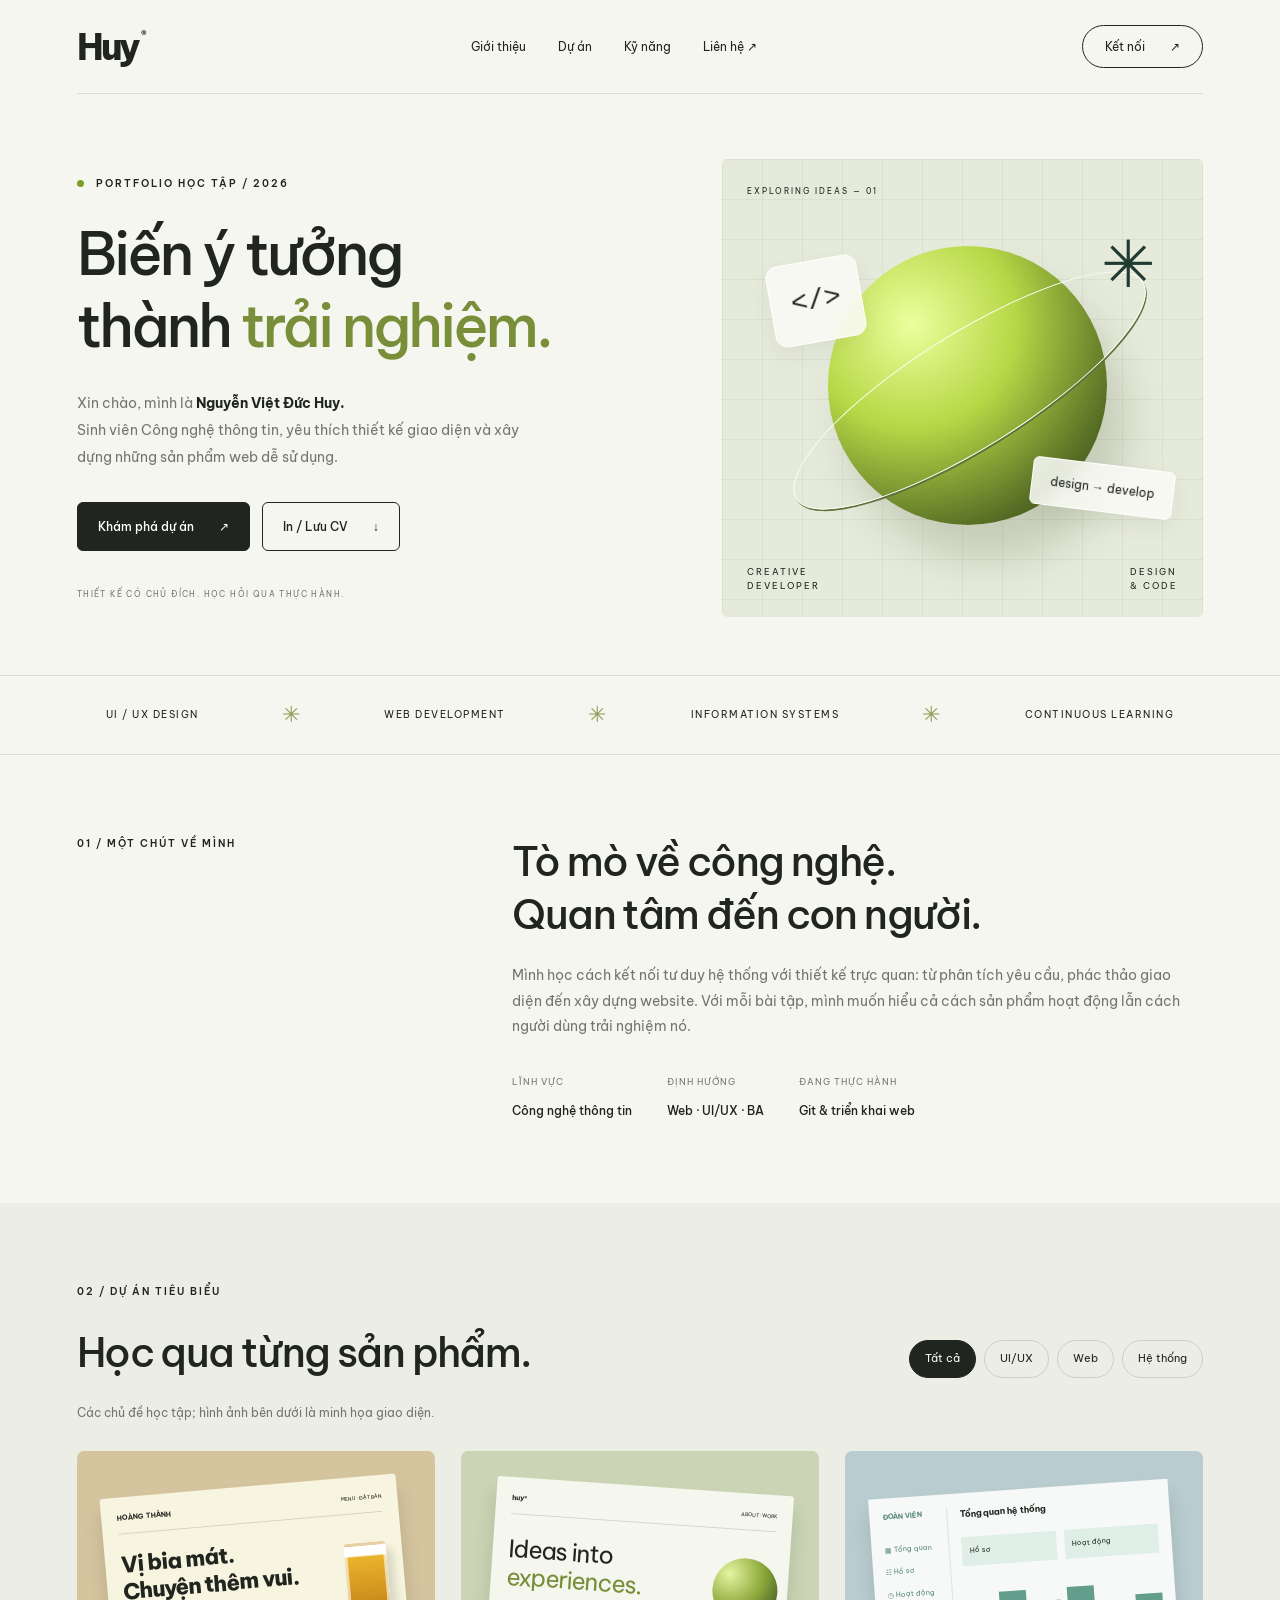
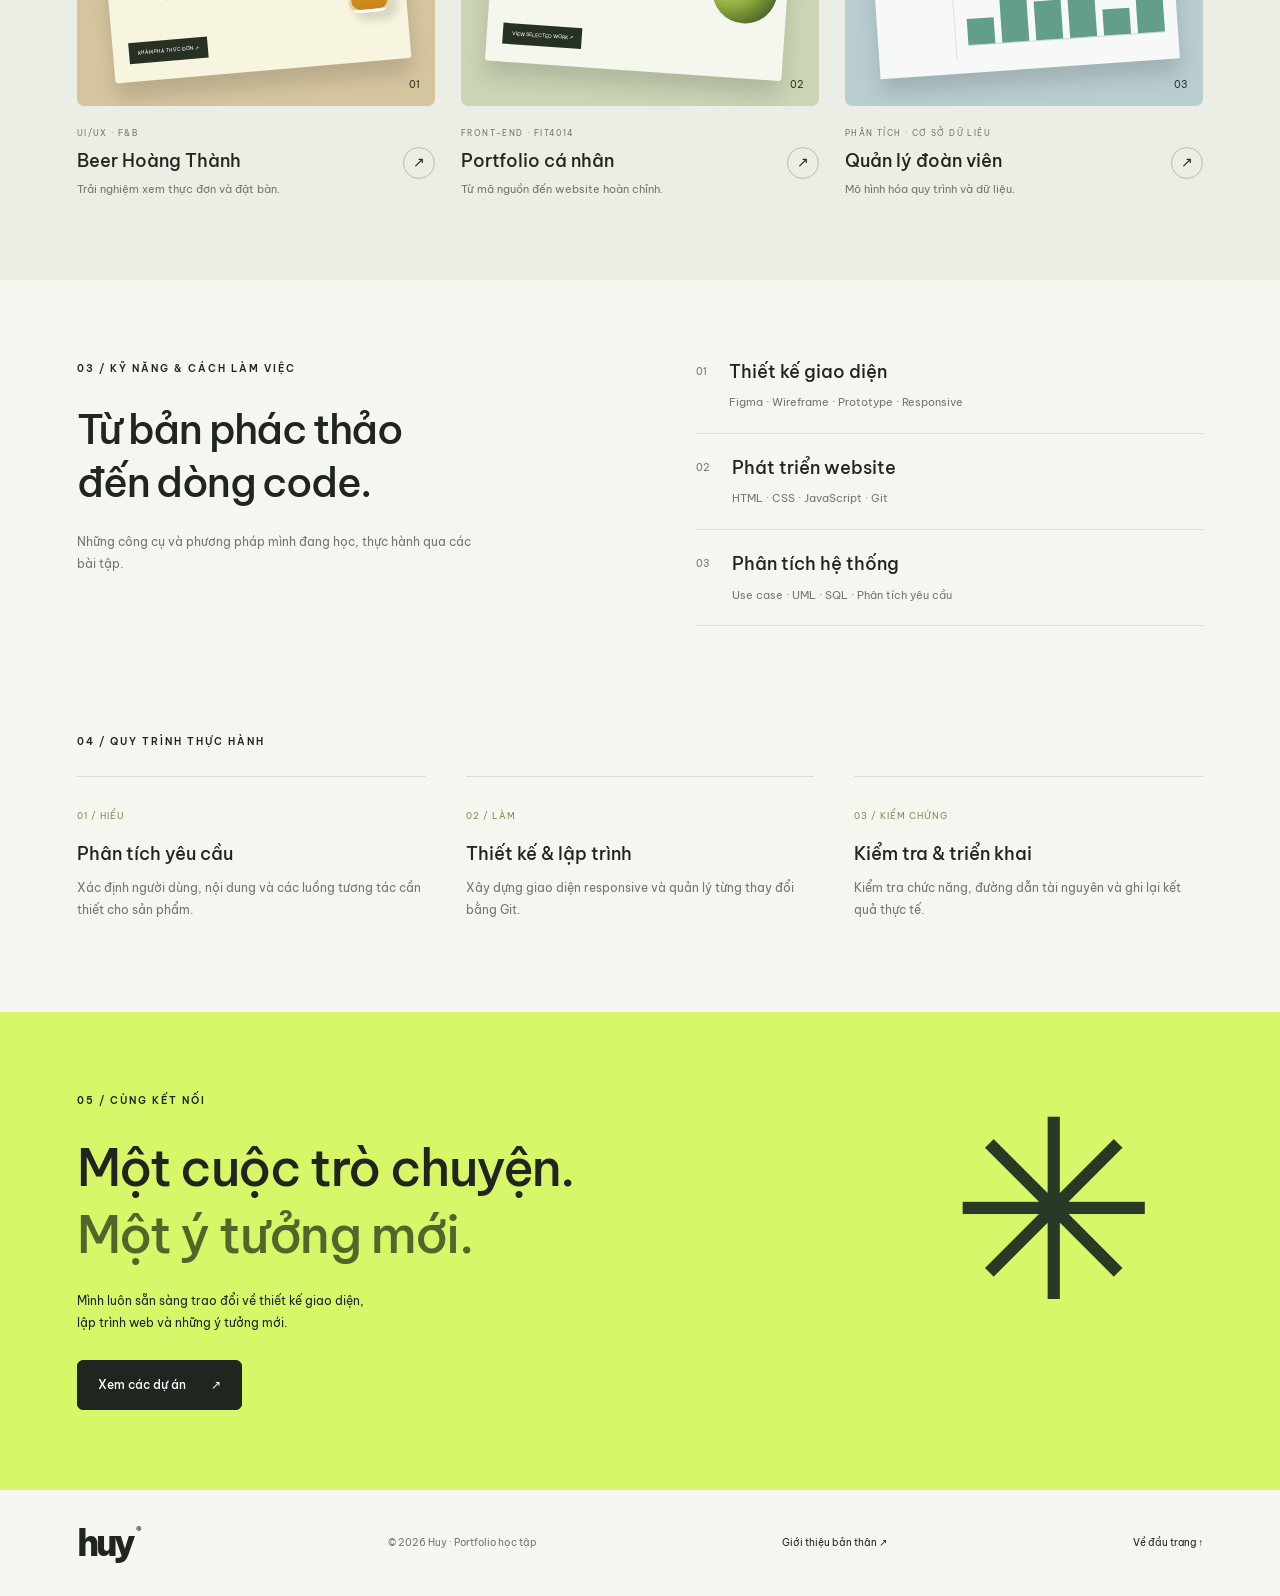
<file: index.html>
<!DOCTYPE html>
<html lang="vi">
<head>
  <meta charset="UTF-8">
  <meta name="viewport" content="width=device-width, initial-scale=1.0">

  <meta
    name="description"
    content="Portfolio học tập của Huy — thiết kế giao diện, phát triển website và phân tích hệ thống."
  >

  <title>Huy — Portfolio cá nhân</title>

  <link rel="stylesheet" href="./bai%20tap/cssforweb.css">
  <script src="./bai%20tap/javaforweb.js" defer></script>
</head>

<body>
  <a class="skip-link" href="#main">Đến nội dung chính</a>

  <!-- HEADER -->
  <header class="header container">
    <a class="logo" href="#home" aria-label="Huy - Trang chủ">
      Huy<span>®</span>
    </a>

    <nav class="navigation" aria-label="Điều hướng chính">
      <a href="#about">Giới thiệu</a>
      <a href="#projects">Dự án</a>
      <a href="#skills">Kỹ năng</a>
      <a href="#contact">Liên hệ ↗</a>
    </nav>

    <a class="contact-link" href="#contact">
      Kết nối <span>↗</span>
    </a>
  </header>

  <main id="main">
    <!-- HERO -->
    <section class="hero container" id="home">
      <div class="hero-content">
        <p class="eyebrow">
          <span class="status-dot"></span>
          PORTFOLIO HỌC TẬP / 2026
        </p>

        <h1>
          Biến ý tưởng<br>
          thành <em>trải nghiệm.</em>
        </h1>

        <p class="hero-description">
          Xin chào, mình là <strong>Nguyễn Việt Đức Huy.</strong><br>
          Sinh viên Công nghệ thông tin, yêu thích thiết kế giao diện
          và xây dựng những sản phẩm web dễ sử dụng.
        </p>

        <div class="hero-actions">
          <a class="button button-dark" href="#projects">
            Khám phá dự án <span>↗</span>
          </a>

          <button
            class="button button-outline"
            id="print-button"
            type="button"
          >
            In / Lưu CV <span>↓</span>
          </button>
        </div>

        <p class="hero-note">
          THIẾT KẾ CÓ CHỦ ĐÍCH. HỌC HỎI QUA THỰC HÀNH.
        </p>
      </div>

      <div
        class="hero-art"
        role="img"
        aria-label="Minh họa hình cầu xanh trong không gian sáng tạo"
      >
        <div class="art-grid"></div>

        <span class="art-label">EXPLORING IDEAS — 01</span>

        <div class="sphere"></div>
        <div class="orbit"></div>

        <div class="floating-code">&lt;/&gt;</div>

        <span class="art-star">✳</span>

        <div class="floating-tag">design → develop</div>

        <div class="art-footer">
          <span>CREATIVE<br>DEVELOPER</span>
          <span>DESIGN<br>&amp; CODE</span>
        </div>
      </div>
    </section>

    <!-- DẢI CHỮ -->
    <div class="ticker" aria-label="Lĩnh vực quan tâm">
      <span>UI / UX DESIGN</span>
      <b aria-hidden="true">✳</b>
      <span>WEB DEVELOPMENT</span>
      <b aria-hidden="true">✳</b>
      <span>INFORMATION SYSTEMS</span>
      <b aria-hidden="true">✳</b>
      <span>CONTINUOUS LEARNING</span>
    </div>

    <!-- GIỚI THIỆU -->
    <section class="section container about" id="about">
      <div>
        <p class="eyebrow">01 / MỘT CHÚT VỀ MÌNH</p>
      </div>

      <div class="about-content">
        <h2>
          Tò mò về công nghệ.<br>
          Quan tâm đến con người.
        </h2>

        <p class="muted">
          Mình học cách kết nối tư duy hệ thống với thiết kế trực quan:
          từ phân tích yêu cầu, phác thảo giao diện đến xây dựng website.
          Với mỗi bài tập, mình muốn hiểu cả cách sản phẩm hoạt động
          lẫn cách người dùng trải nghiệm nó.
        </p>

        <div class="about-information">
          <div>
            <span>LĨNH VỰC</span>
            <strong>Công nghệ thông tin</strong>
          </div>

          <div>
            <span>ĐỊNH HƯỚNG</span>
            <strong>Web · UI/UX · BA</strong>
          </div>

          <div>
            <span>ĐANG THỰC HÀNH</span>
            <strong>Git &amp; triển khai web</strong>
          </div>
        </div>
      </div>
    </section>

    <!-- DỰ ÁN -->
    <section class="projects-section" id="projects">
      <div class="section container">
        <div class="section-heading">
          <div>
            <p class="eyebrow">02 / DỰ ÁN TIÊU BIỂU</p>
            <h2>Học qua từng sản phẩm.</h2>
          </div>

          <div class="filters" role="group" aria-label="Lọc dự án">
            <button
              type="button"
              class="filter-button active"
              data-filter="all"
              aria-pressed="true"
            >
              Tất cả
            </button>

            <button
              type="button"
              class="filter-button"
              data-filter="design"
              aria-pressed="false"
            >
              UI/UX
            </button>

            <button
              type="button"
              class="filter-button"
              data-filter="web"
              aria-pressed="false"
            >
              Web
            </button>

            <button
              type="button"
              class="filter-button"
              data-filter="system"
              aria-pressed="false"
            >
              Hệ thống
            </button>
          </div>
        </div>

        <p class="section-description">
          Các chủ đề học tập; hình ảnh bên dưới là minh họa giao diện.
        </p>

        <div class="project-grid">
          <!-- DỰ ÁN 1 -->
          <article class="project-card" data-category="design">
            <button
              type="button"
              class="project-button"
              data-project="beer"
              aria-label="Xem chi tiết Beer Hoàng Thành"
            >
              <div class="project-visual beer-visual">
                <div class="browser-mockup beer-mockup">
                  <div class="mockup-navigation">
                    <strong>HOÀNG THÀNH</strong>
                    <span>MENU · ĐẶT BÀN</span>
                  </div>

                  <div class="beer-heading">
                    Vị bia mát.<br>
                    Chuyện thêm vui.
                  </div>

                  <div class="beer-glass"></div>

                  <span class="mockup-button">
                    KHÁM PHÁ THỰC ĐƠN ↗
                  </span>
                </div>

                <span class="project-number">01</span>
              </div>

              <div class="project-information">
                <div>
                  <p class="project-category">UI/UX · F&amp;B</p>

                  <h3>Beer Hoàng Thành</h3>

                  <p class="project-description">
                    Trải nghiệm xem thực đơn và đặt bàn.
                  </p>
                </div>

                <span class="arrow-circle" aria-hidden="true">↗</span>
              </div>
            </button>
          </article>

          <!-- DỰ ÁN 2 -->
          <article class="project-card" data-category="web">
            <button
              type="button"
              class="project-button"
              data-project="portfolio"
              aria-label="Xem chi tiết Portfolio cá nhân"
            >
              <div class="project-visual portfolio-visual">
                <div class="browser-mockup portfolio-mockup">
                  <div class="mockup-navigation">
                    <strong>huy®</strong>
                    <span>ABOUT · WORK</span>
                  </div>

                  <div class="portfolio-heading">
                    Ideas into<br>
                    <em>experiences.</em>
                  </div>

                  <div class="small-sphere"></div>

                  <span class="mockup-button">
                    VIEW SELECTED WORK ↗
                  </span>
                </div>

                <span class="project-number">02</span>
              </div>

              <div class="project-information">
                <div>
                  <p class="project-category">FRONT-END · FIT4014</p>

                  <h3>Portfolio cá nhân</h3>

                  <p class="project-description">
                    Từ mã nguồn đến website hoàn chỉnh.
                  </p>
                </div>

                <span class="arrow-circle" aria-hidden="true">↗</span>
              </div>
            </button>
          </article>

          <!-- DỰ ÁN 3 -->
          <article class="project-card" data-category="system">
            <button
              type="button"
              class="project-button"
              data-project="system"
              aria-label="Xem chi tiết Quản lý đoàn viên"
            >
              <div class="project-visual system-visual">
                <div class="dashboard-mockup">
                  <div class="dashboard-sidebar">
                    <strong>ĐOÀN VIÊN</strong>
                    <span>▦ Tổng quan</span>
                    <span>☷ Hồ sơ</span>
                    <span>◷ Hoạt động</span>
                  </div>

                  <div class="dashboard-content">
                    <strong>Tổng quan hệ thống</strong>

                    <div class="dashboard-statistics">
                      <span>Hồ sơ</span>
                      <span>Hoạt động</span>
                    </div>

                    <div class="chart" aria-hidden="true">
                      <i></i>
                      <i></i>
                      <i></i>
                      <i></i>
                      <i></i>
                      <i></i>
                    </div>
                  </div>
                </div>

                <span class="project-number">03</span>
              </div>

              <div class="project-information">
                <div>
                  <p class="project-category">
                    PHÂN TÍCH · CƠ SỞ DỮ LIỆU
                  </p>

                  <h3>Quản lý đoàn viên</h3>

                  <p class="project-description">
                    Mô hình hóa quy trình và dữ liệu.
                  </p>
                </div>

                <span class="arrow-circle" aria-hidden="true">↗</span>
              </div>
            </button>
          </article>
        </div>

        <p
          id="filter-status"
          class="screen-reader-only"
          aria-live="polite"
        ></p>
      </div>
    </section>

    <!-- KỸ NĂNG -->
    <section class="section container skills" id="skills">
      <div>
        <p class="eyebrow">03 / KỸ NĂNG &amp; CÁCH LÀM VIỆC</p>

        <h2>
          Từ bản phác thảo<br>
          đến dòng code.
        </h2>

        <p class="muted">
          Những công cụ và phương pháp mình đang học,
          thực hành qua các bài tập.
        </p>
      </div>

      <div class="skill-list">
        <article class="skill-item">
          <span class="skill-number">01</span>

          <div>
            <h3>Thiết kế giao diện</h3>
            <p>Figma · Wireframe · Prototype · Responsive</p>
          </div>
        </article>

        <article class="skill-item">
          <span class="skill-number">02</span>

          <div>
            <h3>Phát triển website</h3>
            <p>HTML · CSS · JavaScript · Git</p>
          </div>
        </article>

        <article class="skill-item">
          <span class="skill-number">03</span>

          <div>
            <h3>Phân tích hệ thống</h3>
            <p>Use case · UML · SQL · Phân tích yêu cầu</p>
          </div>
        </article>
      </div>
    </section>

    <!-- QUY TRÌNH -->
    <section class="section container process-section">
      <p class="eyebrow">04 / QUY TRÌNH THỰC HÀNH</p>

      <div class="process-grid">
        <article class="process-item">
          <span>01 / HIỂU</span>

          <h3>Phân tích yêu cầu</h3>

          <p>
            Xác định người dùng, nội dung và các luồng tương tác
            cần thiết cho sản phẩm.
          </p>
        </article>

        <article class="process-item">
          <span>02 / LÀM</span>

          <h3>Thiết kế &amp; lập trình</h3>

          <p>
            Xây dựng giao diện responsive và quản lý từng
            thay đổi bằng Git.
          </p>
        </article>

        <article class="process-item">
          <span>03 / KIỂM CHỨNG</span>

          <h3>Kiểm tra &amp; triển khai</h3>

          <p>
            Kiểm tra chức năng, đường dẫn tài nguyên
            và ghi lại kết quả thực tế.
          </p>
        </article>
      </div>
    </section>

    <!-- LIÊN HỆ -->
    <section class="contact-section" id="contact">
      <div class="section container contact-content">
        <p class="eyebrow">05 / CÙNG KẾT NỐI</p>

        <h2>
          Một cuộc trò chuyện.<br>
          <em>Một ý tưởng mới.</em>
        </h2>

        <p>
          Mình luôn sẵn sàng trao đổi về thiết kế giao diện,<br>
          lập trình web và những ý tưởng mới.
        </p>

        <a class="button button-dark" href="#projects">
          Xem các dự án <span>↗</span>
        </a>

        <span class="contact-star" aria-hidden="true">✳</span>
      </div>
    </section>
  </main>

  <!-- FOOTER -->
  <footer class="footer container">
    <a class="logo" href="#home">
      huy<span>®</span>
    </a>

    <p>© 2026 Huy · Portfolio học tập</p>

    <a href="#about">Giới thiệu bản thân ↗</a>

    <a href="#home">Về đầu trang ↑</a>
  </footer>

  <!-- POPUP CHI TIẾT DỰ ÁN -->
  <dialog
    id="project-dialog"
    aria-labelledby="dialog-title"
    aria-describedby="dialog-description"
  >
    <button
      class="dialog-close"
      id="close-dialog"
      type="button"
      aria-label="Đóng chi tiết dự án"
    >
      ×
    </button>

    <p class="eyebrow" id="dialog-category"></p>

    <h2 id="dialog-title"></h2>

    <p id="dialog-description"></p>

    <h3>Phạm vi thực hành</h3>

    <ul id="dialog-features"></ul>

    <p class="notice" id="dialog-note"></p>

    <button
      class="button button-dark"
      id="confirm-dialog"
      type="button"
    >
      Đã xem <span>✓</span>
    </button>
  </dialog>
</body>
</html>
</file>
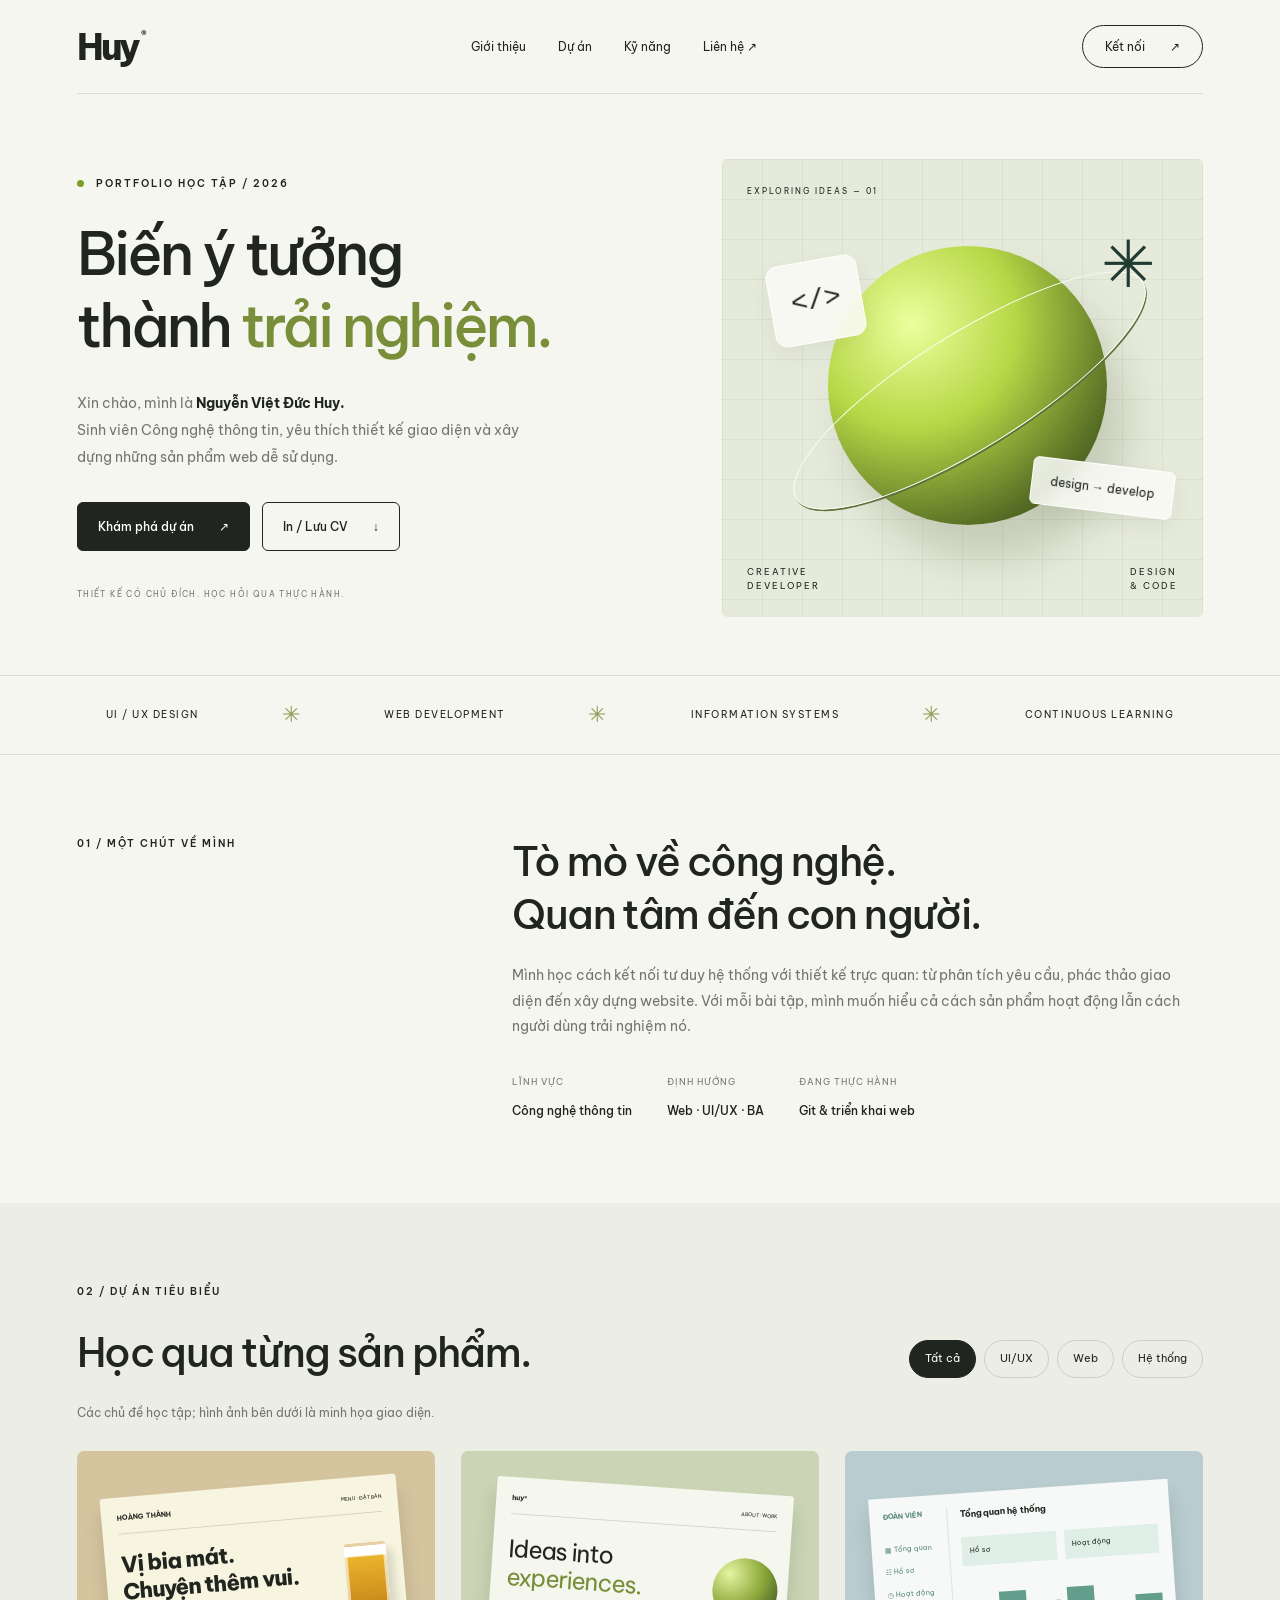
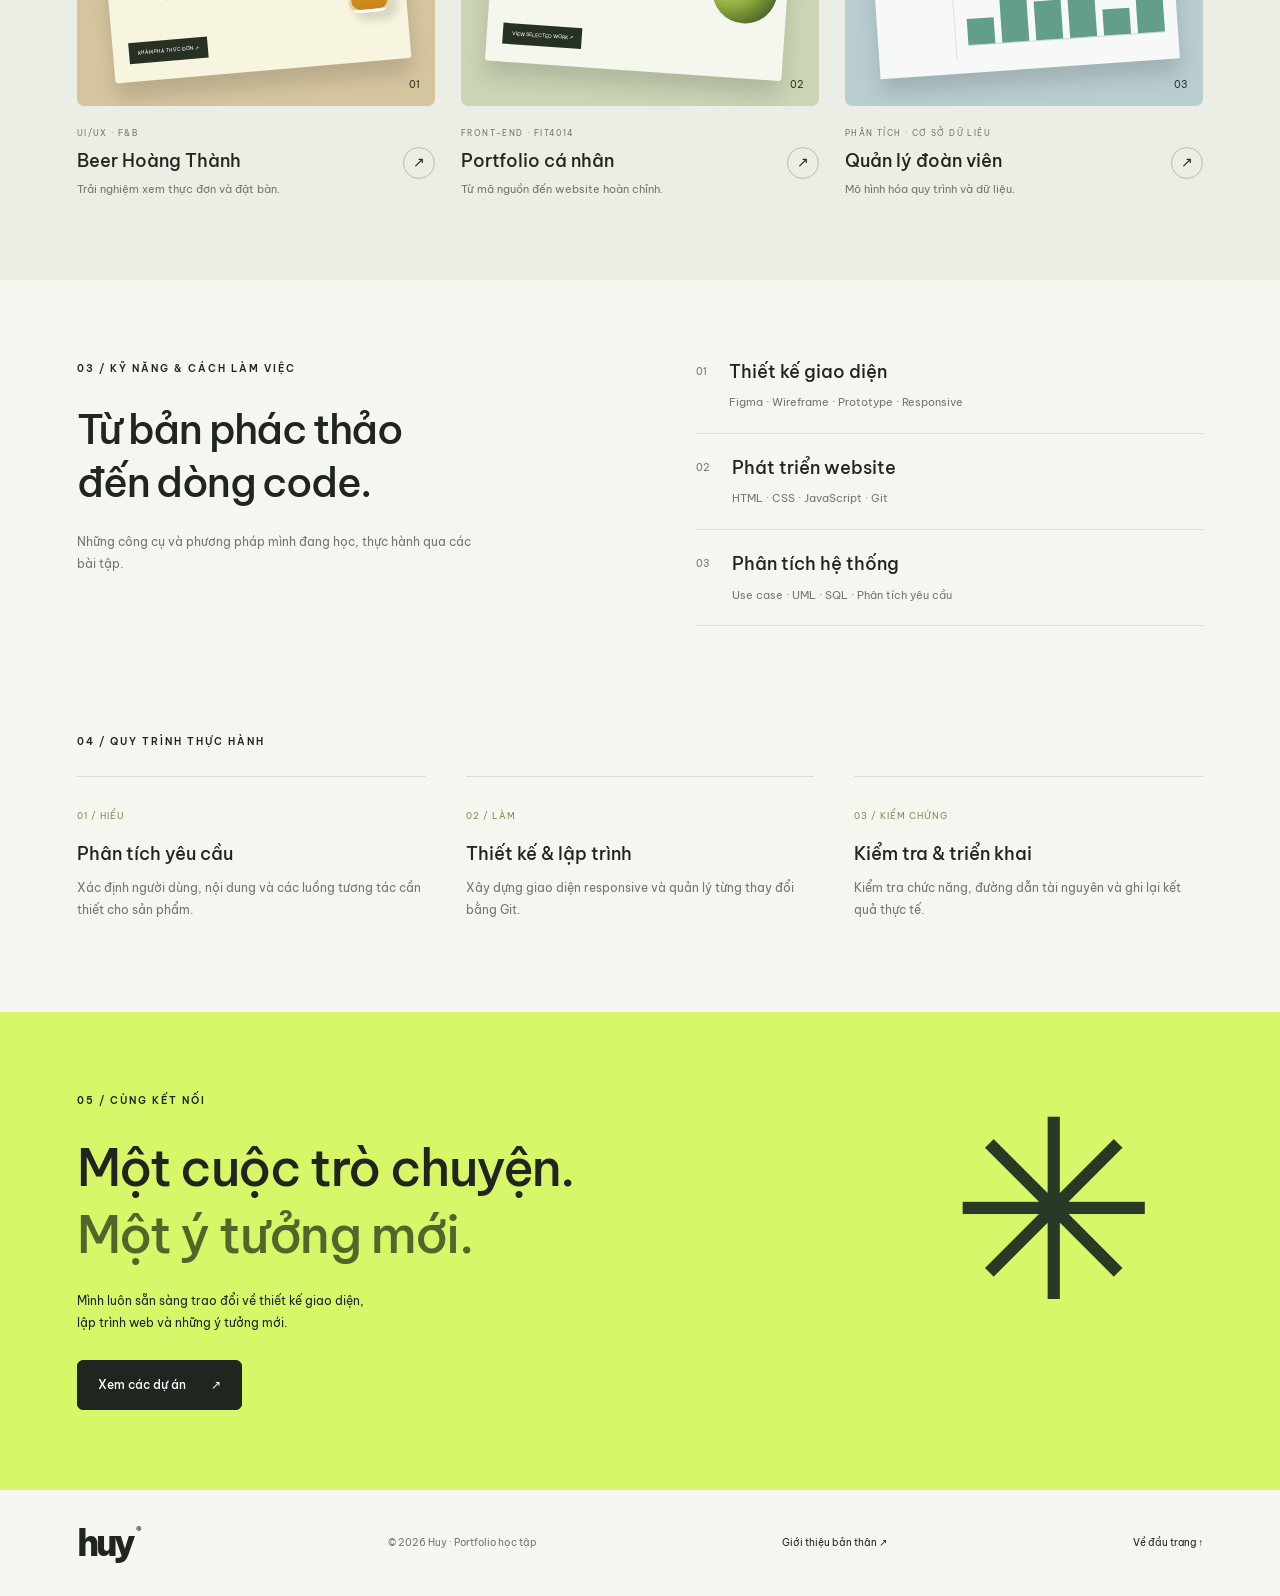
<file: bai tap/index.html>
<!DOCTYPE html>
<html lang="vi">
<head>
  <meta charset="UTF-8">
  <meta name="viewport" content="width=device-width, initial-scale=1.0">

  <meta
    name="description"
    content="Portfolio học tập của Huy — thiết kế giao diện, phát triển website và phân tích hệ thống."
  >

  <title>Huy — Portfolio cá nhân</title>

  <link rel="stylesheet" href="./cssforweb.css">
  <script src="./javaforweb.js" defer></script>
</head>

<body>
  <a class="skip-link" href="#main">Đến nội dung chính</a>

  <!-- HEADER -->
  <header class="header container">
    <a class="logo" href="#home" aria-label="Huy - Trang chủ">
      Huy<span>®</span>
    </a>

    <nav class="navigation" aria-label="Điều hướng chính">
      <a href="#about">Giới thiệu</a>
      <a href="#projects">Dự án</a>
      <a href="#skills">Kỹ năng</a>
      <a href="#contact">Liên hệ ↗</a>
    </nav>

    <a class="contact-link" href="#contact">
      Kết nối <span>↗</span>
    </a>
  </header>

  <main id="main">
    <!-- HERO -->
    <section class="hero container" id="home">
      <div class="hero-content">
        <p class="eyebrow">
          <span class="status-dot"></span>
          PORTFOLIO HỌC TẬP / 2026
        </p>

        <h1>
          Biến ý tưởng<br>
          thành <em>trải nghiệm.</em>
        </h1>

        <p class="hero-description">
          Xin chào, mình là <strong>Nguyễn Việt Đức Huy.</strong><br>
          Sinh viên Công nghệ thông tin, yêu thích thiết kế giao diện
          và xây dựng những sản phẩm web dễ sử dụng.
        </p>

        <div class="hero-actions">
          <a class="button button-dark" href="#projects">
            Khám phá dự án <span>↗</span>
          </a>

          <button
            class="button button-outline"
            id="print-button"
            type="button"
          >
            In / Lưu CV <span>↓</span>
          </button>
        </div>

        <p class="hero-note">
          THIẾT KẾ CÓ CHỦ ĐÍCH. HỌC HỎI QUA THỰC HÀNH.
        </p>
      </div>

      <div
        class="hero-art"
        role="img"
        aria-label="Minh họa hình cầu xanh trong không gian sáng tạo"
      >
        <div class="art-grid"></div>

        <span class="art-label">EXPLORING IDEAS — 01</span>

        <div class="sphere"></div>
        <div class="orbit"></div>

        <div class="floating-code">&lt;/&gt;</div>

        <span class="art-star">✳</span>

        <div class="floating-tag">design → develop</div>

        <div class="art-footer">
          <span>CREATIVE<br>DEVELOPER</span>
          <span>DESIGN<br>&amp; CODE</span>
        </div>
      </div>
    </section>

    <!-- DẢI CHỮ -->
    <div class="ticker" aria-label="Lĩnh vực quan tâm">
      <span>UI / UX DESIGN</span>
      <b aria-hidden="true">✳</b>
      <span>WEB DEVELOPMENT</span>
      <b aria-hidden="true">✳</b>
      <span>INFORMATION SYSTEMS</span>
      <b aria-hidden="true">✳</b>
      <span>CONTINUOUS LEARNING</span>
    </div>

    <!-- GIỚI THIỆU -->
    <section class="section container about" id="about">
      <div>
        <p class="eyebrow">01 / MỘT CHÚT VỀ MÌNH</p>
      </div>

      <div class="about-content">
        <h2>
          Tò mò về công nghệ.<br>
          Quan tâm đến con người.
        </h2>

        <p class="muted">
          Mình học cách kết nối tư duy hệ thống với thiết kế trực quan:
          từ phân tích yêu cầu, phác thảo giao diện đến xây dựng website.
          Với mỗi bài tập, mình muốn hiểu cả cách sản phẩm hoạt động
          lẫn cách người dùng trải nghiệm nó.
        </p>

        <div class="about-information">
          <div>
            <span>LĨNH VỰC</span>
            <strong>Công nghệ thông tin</strong>
          </div>

          <div>
            <span>ĐỊNH HƯỚNG</span>
            <strong>Web · UI/UX · BA</strong>
          </div>

          <div>
            <span>ĐANG THỰC HÀNH</span>
            <strong>Git &amp; triển khai web</strong>
          </div>
        </div>
      </div>
    </section>

    <!-- DỰ ÁN -->
    <section class="projects-section" id="projects">
      <div class="section container">
        <div class="section-heading">
          <div>
            <p class="eyebrow">02 / DỰ ÁN TIÊU BIỂU</p>
            <h2>Học qua từng sản phẩm.</h2>
          </div>

          <div class="filters" role="group" aria-label="Lọc dự án">
            <button
              type="button"
              class="filter-button active"
              data-filter="all"
              aria-pressed="true"
            >
              Tất cả
            </button>

            <button
              type="button"
              class="filter-button"
              data-filter="design"
              aria-pressed="false"
            >
              UI/UX
            </button>

            <button
              type="button"
              class="filter-button"
              data-filter="web"
              aria-pressed="false"
            >
              Web
            </button>

            <button
              type="button"
              class="filter-button"
              data-filter="system"
              aria-pressed="false"
            >
              Hệ thống
            </button>
          </div>
        </div>

        <p class="section-description">
          Các chủ đề học tập; hình ảnh bên dưới là minh họa giao diện.
        </p>

        <div class="project-grid">
          <!-- DỰ ÁN 1 -->
          <article class="project-card" data-category="design">
            <button
              type="button"
              class="project-button"
              data-project="beer"
              aria-label="Xem chi tiết Beer Hoàng Thành"
            >
              <div class="project-visual beer-visual">
                <div class="browser-mockup beer-mockup">
                  <div class="mockup-navigation">
                    <strong>HOÀNG THÀNH</strong>
                    <span>MENU · ĐẶT BÀN</span>
                  </div>

                  <div class="beer-heading">
                    Vị bia mát.<br>
                    Chuyện thêm vui.
                  </div>

                  <div class="beer-glass"></div>

                  <span class="mockup-button">
                    KHÁM PHÁ THỰC ĐƠN ↗
                  </span>
                </div>

                <span class="project-number">01</span>
              </div>

              <div class="project-information">
                <div>
                  <p class="project-category">UI/UX · F&amp;B</p>

                  <h3>Beer Hoàng Thành</h3>

                  <p class="project-description">
                    Trải nghiệm xem thực đơn và đặt bàn.
                  </p>
                </div>

                <span class="arrow-circle" aria-hidden="true">↗</span>
              </div>
            </button>
          </article>

          <!-- DỰ ÁN 2 -->
          <article class="project-card" data-category="web">
            <button
              type="button"
              class="project-button"
              data-project="portfolio"
              aria-label="Xem chi tiết Portfolio cá nhân"
            >
              <div class="project-visual portfolio-visual">
                <div class="browser-mockup portfolio-mockup">
                  <div class="mockup-navigation">
                    <strong>huy®</strong>
                    <span>ABOUT · WORK</span>
                  </div>

                  <div class="portfolio-heading">
                    Ideas into<br>
                    <em>experiences.</em>
                  </div>

                  <div class="small-sphere"></div>

                  <span class="mockup-button">
                    VIEW SELECTED WORK ↗
                  </span>
                </div>

                <span class="project-number">02</span>
              </div>

              <div class="project-information">
                <div>
                  <p class="project-category">FRONT-END · FIT4014</p>

                  <h3>Portfolio cá nhân</h3>

                  <p class="project-description">
                    Từ mã nguồn đến website hoàn chỉnh.
                  </p>
                </div>

                <span class="arrow-circle" aria-hidden="true">↗</span>
              </div>
            </button>
          </article>

          <!-- DỰ ÁN 3 -->
          <article class="project-card" data-category="system">
            <button
              type="button"
              class="project-button"
              data-project="system"
              aria-label="Xem chi tiết Quản lý đoàn viên"
            >
              <div class="project-visual system-visual">
                <div class="dashboard-mockup">
                  <div class="dashboard-sidebar">
                    <strong>ĐOÀN VIÊN</strong>
                    <span>▦ Tổng quan</span>
                    <span>☷ Hồ sơ</span>
                    <span>◷ Hoạt động</span>
                  </div>

                  <div class="dashboard-content">
                    <strong>Tổng quan hệ thống</strong>

                    <div class="dashboard-statistics">
                      <span>Hồ sơ</span>
                      <span>Hoạt động</span>
                    </div>

                    <div class="chart" aria-hidden="true">
                      <i></i>
                      <i></i>
                      <i></i>
                      <i></i>
                      <i></i>
                      <i></i>
                    </div>
                  </div>
                </div>

                <span class="project-number">03</span>
              </div>

              <div class="project-information">
                <div>
                  <p class="project-category">
                    PHÂN TÍCH · CƠ SỞ DỮ LIỆU
                  </p>

                  <h3>Quản lý đoàn viên</h3>

                  <p class="project-description">
                    Mô hình hóa quy trình và dữ liệu.
                  </p>
                </div>

                <span class="arrow-circle" aria-hidden="true">↗</span>
              </div>
            </button>
          </article>
        </div>

        <p
          id="filter-status"
          class="screen-reader-only"
          aria-live="polite"
        ></p>
      </div>
    </section>

    <!-- KỸ NĂNG -->
    <section class="section container skills" id="skills">
      <div>
        <p class="eyebrow">03 / KỸ NĂNG &amp; CÁCH LÀM VIỆC</p>

        <h2>
          Từ bản phác thảo<br>
          đến dòng code.
        </h2>

        <p class="muted">
          Những công cụ và phương pháp mình đang học,
          thực hành qua các bài tập.
        </p>
      </div>

      <div class="skill-list">
        <article class="skill-item">
          <span class="skill-number">01</span>

          <div>
            <h3>Thiết kế giao diện</h3>
            <p>Figma · Wireframe · Prototype · Responsive</p>
          </div>
        </article>

        <article class="skill-item">
          <span class="skill-number">02</span>

          <div>
            <h3>Phát triển website</h3>
            <p>HTML · CSS · JavaScript · Git</p>
          </div>
        </article>

        <article class="skill-item">
          <span class="skill-number">03</span>

          <div>
            <h3>Phân tích hệ thống</h3>
            <p>Use case · UML · SQL · Phân tích yêu cầu</p>
          </div>
        </article>
      </div>
    </section>

    <!-- QUY TRÌNH -->
    <section class="section container process-section">
      <p class="eyebrow">04 / QUY TRÌNH THỰC HÀNH</p>

      <div class="process-grid">
        <article class="process-item">
          <span>01 / HIỂU</span>

          <h3>Phân tích yêu cầu</h3>

          <p>
            Xác định người dùng, nội dung và các luồng tương tác
            cần thiết cho sản phẩm.
          </p>
        </article>

        <article class="process-item">
          <span>02 / LÀM</span>

          <h3>Thiết kế &amp; lập trình</h3>

          <p>
            Xây dựng giao diện responsive và quản lý từng
            thay đổi bằng Git.
          </p>
        </article>

        <article class="process-item">
          <span>03 / KIỂM CHỨNG</span>

          <h3>Kiểm tra &amp; triển khai</h3>

          <p>
            Kiểm tra chức năng, đường dẫn tài nguyên
            và ghi lại kết quả thực tế.
          </p>
        </article>
      </div>
    </section>

    <!-- LIÊN HỆ -->
    <section class="contact-section" id="contact">
      <div class="section container contact-content">
        <p class="eyebrow">05 / CÙNG KẾT NỐI</p>

        <h2>
          Một cuộc trò chuyện.<br>
          <em>Một ý tưởng mới.</em>
        </h2>

        <p>
          Mình luôn sẵn sàng trao đổi về thiết kế giao diện,<br>
          lập trình web và những ý tưởng mới.
        </p>

        <a class="button button-dark" href="#projects">
          Xem các dự án <span>↗</span>
        </a>

        <span class="contact-star" aria-hidden="true">✳</span>
      </div>
    </section>
  </main>

  <!-- FOOTER -->
  <footer class="footer container">
    <a class="logo" href="#home">
      huy<span>®</span>
    </a>

    <p>© 2026 Huy · Portfolio học tập</p>

    <a href="#about">Giới thiệu bản thân ↗</a>

    <a href="#home">Về đầu trang ↑</a>
  </footer>

  <!-- POPUP CHI TIẾT DỰ ÁN -->
  <dialog
    id="project-dialog"
    aria-labelledby="dialog-title"
    aria-describedby="dialog-description"
  >
    <button
      class="dialog-close"
      id="close-dialog"
      type="button"
      aria-label="Đóng chi tiết dự án"
    >
      ×
    </button>

    <p class="eyebrow" id="dialog-category"></p>

    <h2 id="dialog-title"></h2>

    <p id="dialog-description"></p>

    <h3>Phạm vi thực hành</h3>

    <ul id="dialog-features"></ul>

    <p class="notice" id="dialog-note"></p>

    <button
      class="button button-dark"
      id="confirm-dialog"
      type="button"
    >
      Đã xem <span>✓</span>
    </button>
  </dialog>
</body>
</html>
</file>
<file: bai tap/cssforweb.css>
/* FONT */
@import url("https://fonts.googleapis.com/css2?family=Be+Vietnam+Pro:wght@400;500;600;700;800&display=swap");

/* BIẾN MÀU */
:root {
  --background: #f6f6f0;
  --text: #20251f;
  --muted: #72766e;
  --border: #dcded4;
  --olive: #788e39;
  --lime: #d7f668;
  --green: #203b32;
  --project-background: #eceee6;
}

/* CÀI ĐẶT CHUNG */
* {
  box-sizing: border-box;
}

html {
  scroll-behavior: smooth;
  scroll-padding-top: 30px;
}

body {
  margin: 0;
  background: var(--background);
  color: var(--text);
  font-family: "Be Vietnam Pro", Arial, sans-serif;
  font-size: 14px;
  line-height: 1.8;
}

body.modal-open {
  overflow: hidden;
}

a {
  color: inherit;
  text-decoration: none;
}

button,
input {
  font: inherit;
}

button {
  color: inherit;
  cursor: pointer;
}

button,
a {
  -webkit-tap-highlight-color: transparent;
}

a:focus-visible,
button:focus-visible,
input:focus-visible,
summary:focus-visible {
  outline: 3px solid var(--olive);
  outline-offset: 5px;
}

button,
a {
  touch-action: manipulation;
}

.container {
  width: min(1180px, 88%);
  margin-inline: auto;
}

.section {
  padding-block: 80px;
}

h1,
h2,
h3,
p {
  margin-top: 0;
}

h1,
h2,
h3 {
  line-height: 1.3;
}

h2 {
  margin-bottom: 22px;
  font-size: clamp(28px, 3.2vw, 43px);
  font-weight: 500;
  letter-spacing: -1.6px;
}

h3 {
  font-size: 18px;
  font-weight: 500;
}

em {
  color: var(--olive);
  font-style: normal;
}

.muted {
  color: var(--muted);
}

.small {
  font-size: 12px;
}

.eyebrow {
  margin-bottom: 25px;
  font-size: 10px;
  font-weight: 600;
  letter-spacing: 2px;
}

.skip-link {
  position: fixed;
  top: -100px;
  left: 15px;
  z-index: 100;
  padding: 12px 18px;
  background: white;
}

.skip-link:focus {
  top: 15px;
}

/* HEADER */
.header {
  min-height: 94px;
  display: flex;
  align-items: center;
  justify-content: space-between;
  gap: 24px;
  border-bottom: 1px solid var(--border);
}

.logo {
  display: inline-block;
  font-size: 36px;
  font-weight: 800;
  letter-spacing: -3px;
  line-height: 1;
}

.logo span {
  display: inline-block;
  margin-left: 3px;
  font-size: 13px;
  letter-spacing: 0;
  vertical-align: top;
}

.navigation {
  display: flex;
  align-items: center;
  gap: 32px;
  font-size: 12px;
}

.navigation a,
.footer a {
  transition: color 0.2s;
}

.navigation a:hover,
.footer a:hover {
  color: var(--olive);
}

.contact-link {
  display: flex;
  align-items: center;
  gap: 25px;
  padding: 10px 22px;
  border: 1px solid var(--text);
  border-radius: 30px;
  font-size: 12px;
}

/* HERO */
.hero {
  display: grid;
  grid-template-columns: 1.2fr 1fr;
  align-items: center;
  gap: 6%;
  padding-block: 65px 58px;
}

.hero-content {
  min-width: 0;
}

.status-dot {
  display: inline-block;
  width: 7px;
  height: 7px;
  margin-right: 8px;
  border-radius: 50%;
  background: #799f27;
}

.hero h1 {
  margin-bottom: 27px;
  font-size: clamp(40px, 4.6vw, 68px);
  font-weight: 500;
  letter-spacing: -3px;
  line-height: 1.23;
}

.hero h1 em {
  white-space: nowrap;
}

.hero-description {
  max-width: 470px;
  color: var(--muted);
  line-height: 1.95;
}

.hero-description strong {
  color: var(--text);
}

.hero-actions {
  display: flex;
  flex-wrap: wrap;
  gap: 12px;
  margin-top: 30px;
}

.button {
  display: inline-flex;
  align-items: center;
  justify-content: space-between;
  gap: 25px;
  padding: 13px 20px;
  border: 1px solid var(--text);
  border-radius: 6px;
  font-size: 12px;
  font-weight: 500;
  transition:
    transform 0.2s,
    background 0.2s;
}

.button:hover {
  transform: translateY(-3px);
}

.button-dark {
  color: white;
  background: var(--text);
}

.button-dark:hover {
  background: var(--green);
}

.button-outline {
  background: transparent;
}

.hero-note {
  margin-top: 36px;
  margin-bottom: 0;
  color: var(--muted);
  font-size: 8px;
  letter-spacing: 1.4px;
}

/* MINH HỌA HERO BẰNG CSS */
.hero-art {
  position: relative;
  min-height: 360px;
  aspect-ratio: 1.05;
  overflow: hidden;
  border-radius: 5px;
  background: #e6eadb;
}

.art-grid {
  position: absolute;
  inset: 0;
  background-image:
    linear-gradient(#76826318 1px, transparent 1px),
    linear-gradient(90deg, #76826318 1px, transparent 1px);
  background-size: 40px 40px;
}

.art-label {
  position: absolute;
  top: 25px;
  left: 25px;
  font-size: 8px;
  letter-spacing: 2px;
}

.sphere {
  position: absolute;
  top: 19%;
  left: 22%;
  width: 58%;
  aspect-ratio: 1;
  border-radius: 50%;
  background:
    radial-gradient(
      circle at 30% 28%,
      #ebff9e,
      #b6d846 37%,
      #576e25 75%,
      #263a16
    );
  box-shadow: 20px 35px 40px #45582c33;
}

.orbit {
  position: absolute;
  top: 38%;
  left: 9%;
  width: 85%;
  height: 25%;
  border: 1px solid #fbfff2;
  border-radius: 50%;
  box-shadow: 0 2px 0 #60713c;
  transform: rotate(-32deg);
}

.floating-code,
.floating-tag {
  position: absolute;
  border: 1px solid white;
  background: #fafbf5df;
  backdrop-filter: blur(8px);
  box-shadow: 0 8px 20px #42512114;
}

.floating-code {
  top: 22%;
  left: 10%;
  padding: 15px 20px;
  border-radius: 12px;
  font-family: monospace;
  font-size: 28px;
  transform: rotate(-10deg);
}

.floating-tag {
  right: 6%;
  bottom: 23%;
  padding: 12px 18px;
  border-radius: 6px;
  font-size: 12px;
  transform: rotate(7deg);
}

.art-star {
  position: absolute;
  top: 10%;
  right: 10%;
  color: var(--green);
  font-size: 65px;
}

.art-footer {
  position: absolute;
  right: 25px;
  bottom: 24px;
  left: 25px;
  display: flex;
  justify-content: space-between;
  font-size: 9px;
  letter-spacing: 2px;
  line-height: 1.6;
}

/* DẢI CHỮ */
.ticker {
  display: flex;
  align-items: center;
  justify-content: space-around;
  gap: 25px;
  padding: 19px 6%;
  border-block: 1px solid var(--border);
  font-size: 10px;
  letter-spacing: 1.5px;
}

.ticker b {
  color: #8b9d53;
  font-size: 22px;
  font-weight: 400;
}

/* GIỚI THIỆU */
.about {
  display: grid;
  grid-template-columns: 1fr 2fr;
  gap: 8%;
}

.about-content > p {
  max-width: 700px;
}

.about-information {
  display: flex;
  flex-wrap: wrap;
  gap: 35px;
  margin-top: 35px;
}

.about-information span {
  display: block;
  margin-bottom: 8px;
  color: var(--muted);
  font-size: 9px;
  letter-spacing: 1px;
}

.about-information strong {
  font-size: 12px;
  font-weight: 500;
}

/* DỰ ÁN */
.projects-section {
  background: var(--project-background);
}

.section-heading {
  display: flex;
  align-items: flex-end;
  justify-content: space-between;
  gap: 20px;
}

.section-description {
  color: var(--muted);
  font-size: 12px;
}

.filters {
  display: flex;
  flex-wrap: wrap;
  gap: 8px;
  margin-bottom: 24px;
}

.filter-button {
  padding: 8px 15px;
  border: 1px solid #cdd1c3;
  border-radius: 30px;
  background: transparent;
  font-size: 11px;
  transition:
    color 0.2s,
    background 0.2s;
}

.filter-button:hover {
  background: #e0e5d5;
}

.filter-button.active {
  border-color: var(--text);
  background: var(--text);
  color: white;
}

.project-grid {
  display: grid;
  grid-template-columns: repeat(3, minmax(0, 1fr));
  gap: 26px;
  margin-top: 28px;
}

.project-card[hidden] {
  display: none;
}

.project-button {
  display: block;
  width: 100%;
  padding: 0;
  border: 0;
  background: transparent;
  text-align: left;
}

.project-visual {
  position: relative;
  display: grid;
  place-items: center;
  height: 255px;
  overflow: hidden;
  border-radius: 7px;
  transition: transform 0.25s;
}

.project-button:hover .project-visual {
  transform: translateY(-5px);
}

.beer-visual {
  background: #d5c59f;
}

.portfolio-visual {
  background: #cbd5b5;
}

.system-visual {
  background: #b9cdd0;
}

.browser-mockup {
  position: relative;
  width: 83%;
  max-width: 300px;
  height: 185px;
  padding: 15px 16px;
  border-radius: 3px;
  box-shadow: 0 15px 20px #0002;
}

.beer-mockup {
  background: #f7f4df;
  transform: rotate(-5deg);
}

.mockup-navigation {
  display: flex;
  align-items: center;
  justify-content: space-between;
  gap: 8px;
  padding-bottom: 8px;
  border-bottom: 1px solid #0002;
  font-size: 7px;
}

.mockup-navigation span {
  font-size: 5px;
}

.beer-heading {
  position: relative;
  z-index: 1;
  margin-top: 17px;
  font-size: 22px;
  font-weight: 800;
  letter-spacing: -1px;
  line-height: 1.25;
}

.beer-glass {
  position: absolute;
  top: 66px;
  right: 16px;
  width: 42px;
  height: 70px;
  border: 3px solid #ffffff99;
  border-radius: 4px 4px 12px 12px;
  background:
    linear-gradient(
      #ffffff 16%,
      #eab32c 17%,
      #c78519
    );
  box-shadow: 6px 8px 10px #0002;
}

.mockup-button {
  position: absolute;
  bottom: 18px;
  padding: 6px 9px;
  color: white;
  background: #263123;
  font-size: 5px;
}

.portfolio-mockup {
  background: #f5f6ed;
  transform: rotate(4deg);
}

.portfolio-heading {
  position: relative;
  z-index: 1;
  margin-top: 20px;
  font-size: 24px;
  letter-spacing: -1px;
  line-height: 1.2;
}

.small-sphere {
  position: absolute;
  top: 65px;
  right: 10px;
  width: 65px;
  height: 65px;
  border-radius: 50%;
  background:
    radial-gradient(
      at 25% 25%,
      #e5f4a1,
      #8ba739,
      #273e20
    );
}

.dashboard-mockup {
  display: grid;
  grid-template-columns: 65px minmax(0, 1fr);
  gap: 12px;
  width: 86%;
  max-width: 300px;
  height: 180px;
  padding: 13px;
  background: #f6f9f7;
  box-shadow: 0 15px 20px #0002;
  font-size: 7px;
  transform: rotate(-4deg);
}

.dashboard-sidebar {
  display: flex;
  flex-direction: column;
  gap: 10px;
  border-right: 1px solid #dde3df;
  color: #538579;
}

.dashboard-sidebar strong {
  margin-bottom: 10px;
}

.dashboard-content > strong {
  font-size: 9px;
}

.dashboard-statistics {
  display: flex;
  gap: 8px;
  margin: 15px 0;
}

.dashboard-statistics span {
  flex: 1;
  padding: 8px;
  background: #e0eee8;
}

.chart {
  display: flex;
  align-items: flex-end;
  gap: 7px;
  height: 65px;
  border-bottom: 1px solid #ccd8d2;
}

.chart i {
  width: 15%;
  height: 40%;
  background: #639e8d;
}

.chart i:nth-child(2n) {
  height: 80%;
}

.chart i:nth-child(3n) {
  height: 60%;
}

.project-number {
  position: absolute;
  right: 15px;
  bottom: 12px;
  color: #29351d;
  font-size: 10px;
}

.project-information {
  display: flex;
  align-items: center;
  justify-content: space-between;
  gap: 12px;
  padding-top: 20px;
}

.project-category {
  margin-bottom: 8px;
  color: var(--muted);
  font-size: 8px;
  letter-spacing: 1.4px;
}

.project-information h3 {
  margin-bottom: 8px;
}

.project-description {
  margin-bottom: 0;
  color: var(--muted);
  font-size: 11px;
}

.arrow-circle {
  flex-shrink: 0;
  display: grid;
  place-items: center;
  width: 32px;
  height: 32px;
  border: 1px solid #b7bfab;
  border-radius: 50%;
}

.screen-reader-only {
  position: absolute;
  width: 1px;
  height: 1px;
  overflow: hidden;
  clip-path: inset(50%);
}

/* KỸ NĂNG */
.skills {
  display: grid;
  grid-template-columns: 1fr 1fr;
  gap: 10%;
}

.skills > div > .muted {
  max-width: 400px;
  font-size: 12px;
}

.skill-item {
  display: flex;
  gap: 22px;
  padding-bottom: 20px;
  margin-bottom: 22px;
  border-bottom: 1px solid var(--border);
}

.skill-number {
  padding-top: 3px;
  color: var(--muted);
  font-size: 10px;
}

.skill-item h3 {
  margin-bottom: 10px;
}

.skill-item p {
  margin-bottom: 0;
  color: var(--muted);
  font-size: 11px;
}

/* QUY TRÌNH */
.process-section {
  padding-top: 5px;
}

.process-grid {
  display: grid;
  grid-template-columns: repeat(3, minmax(0, 1fr));
  gap: 40px;
}

.process-item {
  padding-top: 25px;
  border-top: 1px solid var(--border);
}

.process-item > span {
  color: #7d8a59;
  font-size: 9px;
  letter-spacing: 1px;
}

.process-item h3 {
  margin-top: 14px;
  margin-bottom: 12px;
}

.process-item p {
  color: var(--muted);
  font-size: 12px;
}

/* HỒ SƠ BÀI NỘP */
.submission-section {
  background: #eceee6;
}

.notice {
  padding: 16px 18px;
  margin-block: 20px;
  border-left: 3px solid var(--olive);
  border-radius: 4px;
  background: #e3e9d6;
  color: #4e5d3c;
  font-size: 12px;
}

.submission-grid {
  display: grid;
  grid-template-columns: 1.15fr 1fr;
  gap: 24px;
  margin-top: 28px;
}

.document-card {
  min-width: 0;
  padding: 28px;
  border: 1px solid var(--border);
  border-radius: 8px;
  background: #fafbf6;
}

.document-card h3 {
  font-size: 23px;
  letter-spacing: -0.6px;
}

.table-wrapper {
  overflow-x: auto;
}

table {
  width: 100%;
  border-collapse: collapse;
  font-size: 11px;
}

th,
td {
  padding: 13px 8px;
  border-bottom: 1px solid var(--border);
  text-align: left;
  vertical-align: top;
}

th {
  font-weight: 600;
}

.checklist label {
  display: flex;
  align-items: flex-start;
  gap: 10px;
  padding: 10px 0;
  border-bottom: 1px solid var(--border);
  font-size: 12px;
  cursor: pointer;
}

.checklist input {
  flex-shrink: 0;
  width: 16px;
  height: 16px;
  margin: 3px 0 0;
  accent-color: var(--olive);
}

.questions-card {
  margin-top: 24px;
}

details {
  padding: 16px 0;
  border-bottom: 1px solid var(--border);
}

summary {
  font-size: 13px;
  font-weight: 500;
  cursor: pointer;
}

details p {
  max-width: 850px;
  margin-top: 14px;
  margin-bottom: 0;
  color: var(--muted);
  font-size: 12px;
}

/* LIÊN HỆ */
.contact-section {
  overflow: hidden;
  background: var(--lime);
}

.contact-content {
  position: relative;
}

.contact-content h2 {
  position: relative;
  z-index: 1;
  font-size: clamp(35px, 4vw, 55px);
}

.contact-content h2 em {
  color: #52652c;
}

.contact-content > p:not(.eyebrow) {
  position: relative;
  z-index: 1;
  font-size: 12px;
}

.contact-content .button {
  position: relative;
  z-index: 1;
  margin-top: 15px;
}

.contact-star {
  position: absolute;
  top: 70px;
  right: 4%;
  color: #283925;
  font-size: 250px;
  line-height: 1;
}

/* FOOTER */
.footer {
  display: flex;
  align-items: center;
  justify-content: space-between;
  gap: 20px;
  padding-block: 35px;
  font-size: 10px;
}

.footer p {
  margin-bottom: 0;
  color: var(--muted);
}

/* DIALOG */
dialog {
  position: fixed;
  width: min(650px, 90%);
  max-height: 85vh;
  padding: 44px;
  overflow-y: auto;
  border: 1px solid var(--border);
  border-radius: 14px;
  background: var(--background);
  color: var(--text);
}

dialog::backdrop {
  background: #1a241cb0;
  backdrop-filter: blur(4px);
}

.dialog-close {
  position: absolute;
  top: 10px;
  right: 16px;
  padding: 0 8px;
  border: 0;
  background: transparent;
  font-size: 30px;
}

dialog h2 {
  padding-right: 15px;
  font-size: 30px;
}

dialog p,
dialog li {
  font-size: 13px;
}

dialog li {
  margin-bottom: 8px;
}

dialog ul {
  padding-left: 22px;
}

/* TABLET */
@media (max-width: 1000px) {
  .navigation {
    gap: 18px;
  }

  .hero {
    gap: 30px;
  }

  .hero h1 {
    font-size: 46px;
    letter-spacing: -2px;
  }

  .hero-art {
    min-height: 320px;
  }

  .project-grid {
    gap: 16px;
  }

  .project-visual {
    height: 225px;
  }

  .section-heading {
    display: block;
  }

  .filters {
    margin-top: 20px;
  }

  .contact-star {
    right: 0;
    font-size: 180px;
  }

  .submission-grid {
    grid-template-columns: 1fr;
  }
}

/* MOBILE */
@media (max-width: 700px) {
  .container {
    width: 88%;
  }

  .header {
    flex-wrap: wrap;
    gap: 18px;
    padding-block: 18px;
  }

  .navigation {
    order: 3;
    justify-content: space-between;
    gap: 12px;
    width: 100%;
    font-size: 10px;
  }

  .contact-link {
    padding: 8px 14px;
  }

  .hero {
    grid-template-columns: 1fr;
    gap: 35px;
    padding-block: 40px;
  }

  .hero h1 {
    font-size: clamp(34px, 7vw, 48px);
  }

  .hero-description {
    font-size: 13px;
  }

  .hero-note {
    margin-top: 25px;
  }

  .hero-art {
    min-height: 0;
    max-height: 450px;
  }

  .ticker {
    flex-wrap: wrap;
    gap: 14px;
    font-size: 8px;
  }

  .ticker span:last-child,
  .ticker b:last-of-type {
    display: none;
  }

  .section {
    padding-block: 50px;
  }

  .about,
  .skills {
    grid-template-columns: 1fr;
    gap: 25px;
  }

  .about-information {
    gap: 20px;
  }

  .project-grid {
    grid-template-columns: 1fr;
    gap: 30px;
  }

  .project-visual {
    height: 290px;
  }

  .project-information {
    padding-top: 18px;
  }

  .process-section {
    padding-top: 0;
  }

  .process-grid {
    grid-template-columns: 1fr;
    gap: 20px;
  }

  .document-card {
    padding: 22px;
  }

  .contact-content h2 {
    font-size: 34px;
  }

  .contact-star {
    top: 20px;
    right: -20px;
    font-size: 90px;
  }

  .footer {
    flex-wrap: wrap;
    gap: 18px;
  }

  .footer .logo {
    width: 100%;
  }

  dialog {
    padding: 35px 25px;
  }
}

/* MÀN HÌNH RẤT NHỎ */
@media (max-width: 370px) {
  .hero h1 {
    font-size: 32px;
  }

  .navigation {
    flex-wrap: wrap;
    justify-content: flex-start;
    column-gap: 20px;
  }

  .button {
    padding: 12px 14px;
  }

  .contact-content h2 {
    font-size: 29px;
  }

  .project-visual {
    height: 250px;
  }
}

/* TÔN TRỌNG CÀI ĐẶT GIẢM CHUYỂN ĐỘNG */
@media (prefers-reduced-motion: reduce) {
  html {
    scroll-behavior: auto;
  }

  *,
  *::before,
  *::after {
    transition: none !important;
    animation: none !important;
  }
}

/* GIAO DIỆN KHI IN / LƯU PDF */
@media print {
  @page {
    size: A4;
    margin: 15mm;
  }

  body {
    background: white;
    font-size: 11px;
  }

  .header,
  .footer,
  .skip-link,
  .hero-art,
  .hero-actions,
  .hero-note,
  .ticker,
  .filters,
  .project-visual,
  .arrow-circle,
  .process-section,
  .submission-section,
  .contact-section,
  dialog {
    display: none !important;
  }

  .container {
    width: 100%;
  }

  .hero,
  .section {
    display: block;
    padding-block: 15px;
  }

  .hero h1 {
    font-size: 32px;
    letter-spacing: -1px;
  }

  h2 {
    font-size: 23px;
  }

  h3 {
    font-size: 16px;
  }

  .eyebrow {
    margin-bottom: 10px;
  }

  .projects-section {
    background: white;
  }

  .project-grid {
    display: block;
    margin-top: 10px;
  }

  .project-card,
  .project-card[hidden] {
    display: block !important;
    break-inside: avoid;
    margin-bottom: 15px;
  }

  .project-information {
    padding-top: 0;
  }

  .project-button {
    cursor: default;
  }

  .about-information {
    margin-top: 15px;
  }

  .skill-item {
    break-inside: avoid;
    padding-bottom: 10px;
    margin-bottom: 12px;
  }
}
</file>
